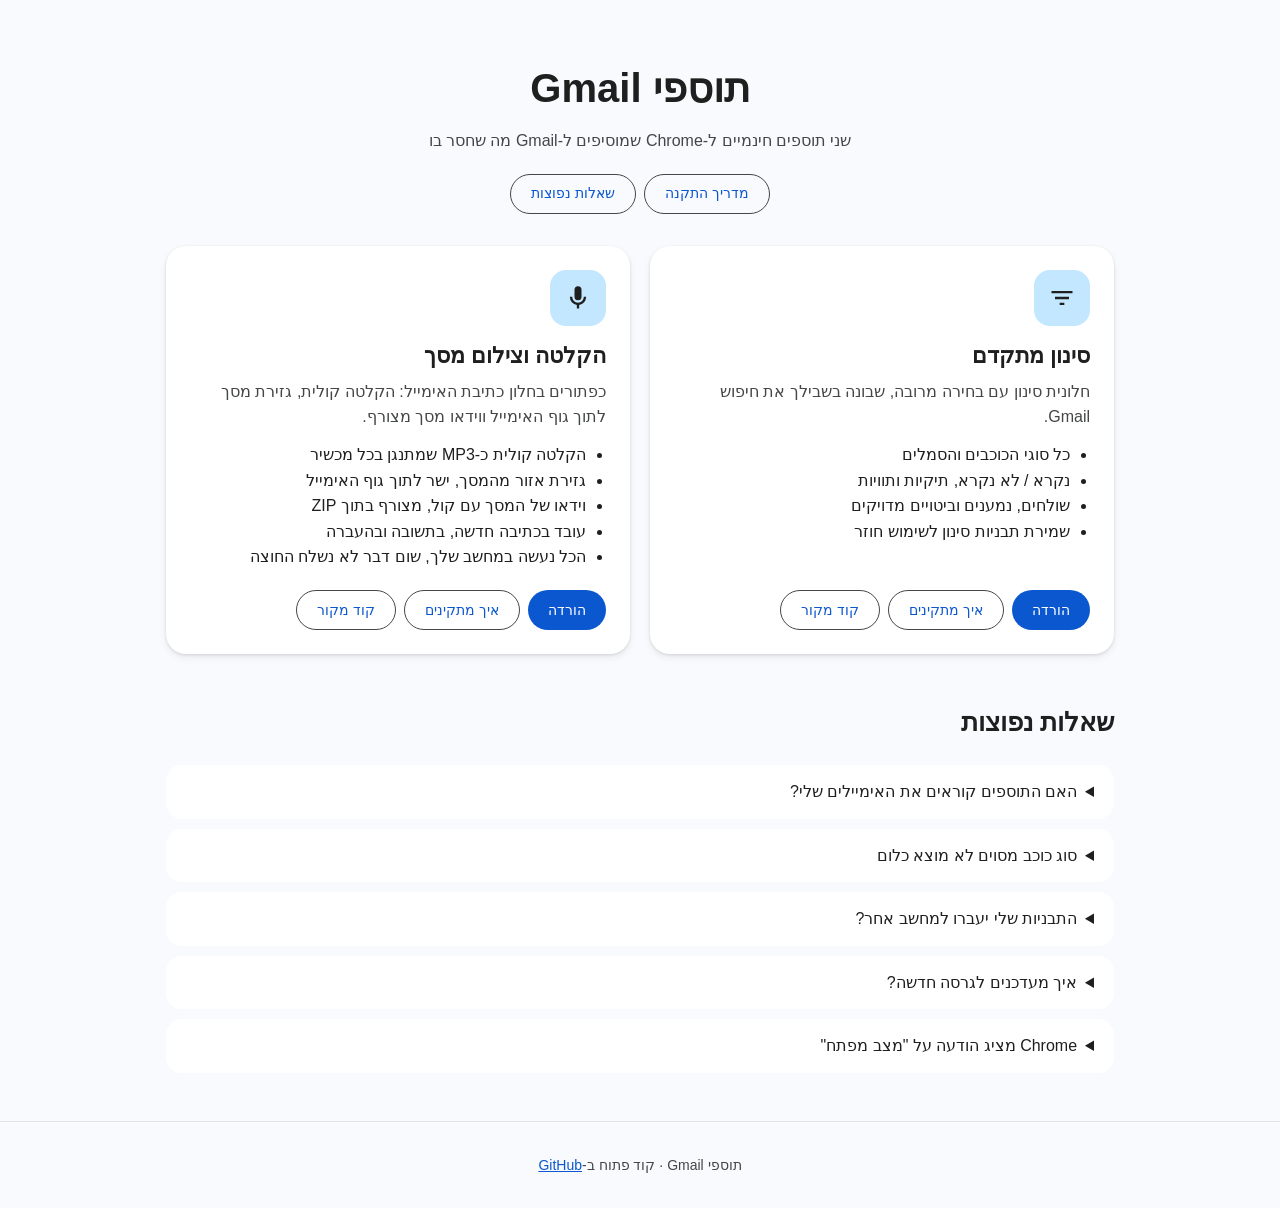
<file: index.html>
<!doctype html>
<html lang="he" dir="rtl">
<head>
<meta charset="utf-8"><meta name="viewport" content="width=device-width,initial-scale=1">
<title>תוספי Gmail</title>
<meta name="description" content="שני תוספי Chrome ל-Gmail: סינון מתקדם והקלטה קולית מצורפת.">
<link rel="stylesheet" href="style.css">
</head>
<body>
<div class="wrap">
<header>
  <h1>תוספי Gmail</h1>
  <p>שני תוספים חינמיים ל-Chrome שמוסיפים ל-Gmail מה שחסר בו</p>
  <nav><a class="btn outline" href="install.html">מדריך התקנה</a><a class="btn outline" href="#faq">שאלות נפוצות</a></nav>
</header>

<div class="grid">
  <article class="card">
    <div class="icon"><svg viewBox="0 0 24 24"><path d="M10 18h4v-2h-4v2zM3 6v2h18V6H3zm3 7h12v-2H6v2z"/></svg></div>
    <h2>סינון מתקדם</h2>
    <p>חלונית סינון עם בחירה מרובה, שבונה בשבילך את חיפוש Gmail.</p>
    <ul>
      <li>כל סוגי הכוכבים והסמלים</li>
      <li>נקרא / לא נקרא, תיקיות ותוויות</li>
      <li>שולחים, נמענים וביטויים מדויקים</li>
      <li>שמירת תבניות סינון לשימוש חוזר</li>
    </ul>
    <div class="actions">
      <a class="btn primary" href="https://github.com/avramstr/gmail-advanced-filter/releases/latest/download/gmail-advanced-filter.zip">הורדה</a>
      <a class="btn outline" href="install.html">איך מתקינים</a>
      <a class="btn outline" href="https://github.com/avramstr/gmail-advanced-filter">קוד מקור</a>
    </div>
  </article>

  <article class="card">
    <div class="icon"><svg viewBox="0 0 24 24"><path d="M12 14a3 3 0 0 0 3-3V5a3 3 0 0 0-6 0v6a3 3 0 0 0 3 3zm5-3a5 5 0 0 1-10 0H5a7 7 0 0 0 6 6.92V21h2v-3.08A7 7 0 0 0 19 11h-2z"/></svg></div>
    <h2>הקלטה וצילום מסך</h2>
    <p>כפתורים בחלון כתיבת האימייל: הקלטה קולית, גזירת מסך לתוך גוף האימייל ווידאו מסך מצורף.</p>
    <ul>
      <li>הקלטה קולית כ-MP3 שמתנגן בכל מכשיר</li>
      <li>גזירת אזור מהמסך, ישר לתוך גוף האימייל</li>
      <li>וידאו של המסך עם קול, מצורף בתוך ZIP</li>
      <li>עובד בכתיבה חדשה, בתשובה ובהעברה</li>
      <li>הכל נעשה במחשב שלך, שום דבר לא נשלח החוצה</li>
    </ul>
    <div class="actions">
      <a class="btn primary" href="https://github.com/avramstr/gmail-voice-attach/releases/latest/download/gmail-voice-attach.zip">הורדה</a>
      <a class="btn outline" href="install.html">איך מתקינים</a>
      <a class="btn outline" href="https://github.com/avramstr/gmail-voice-attach">קוד מקור</a>
    </div>
  </article>
</div>

<section id="faq">
  <h2>שאלות נפוצות</h2>
  <details><summary>האם התוספים קוראים את האימיילים שלי?</summary><p>לא. הם לא שולחים שום מידע לשום שרת. תוסף הסינון רק מריץ חיפוש של Gmail, ותוסף ההקלטה ממיר את ההקלטה בתוך הדפדפן.</p></details>
  <details><summary>סוג כוכב מסוים לא מוצא כלום</summary><p>צריך להפעיל את סוגי הכוכבים ב-Gmail: הגדרות ← כללי ← כוכבים.</p></details>
  <details><summary>התבניות שלי יעברו למחשב אחר?</summary><p>כן, אם Chrome מחובר באותו חשבון Google עם סנכרון פעיל.</p></details>
  <details><summary>איך מעדכנים לגרסה חדשה?</summary><p>מורידים שוב, מחלצים לאותה תיקייה, ולוחצים ⟳ ליד התוסף ב-<code>chrome://extensions</code>.</p></details>
  <details><summary>Chrome מציג הודעה על "מצב מפתח"</summary><p>זה רגיל לתוספים שמותקנים מקובץ ולא מחנות Chrome. אפשר לסגור את ההודעה.</p></details>
</section>
</div>
<footer>תוספי Gmail · קוד פתוח ב-<a href="https://github.com/avramstr">GitHub</a></footer>
</body>
</html>
</file>
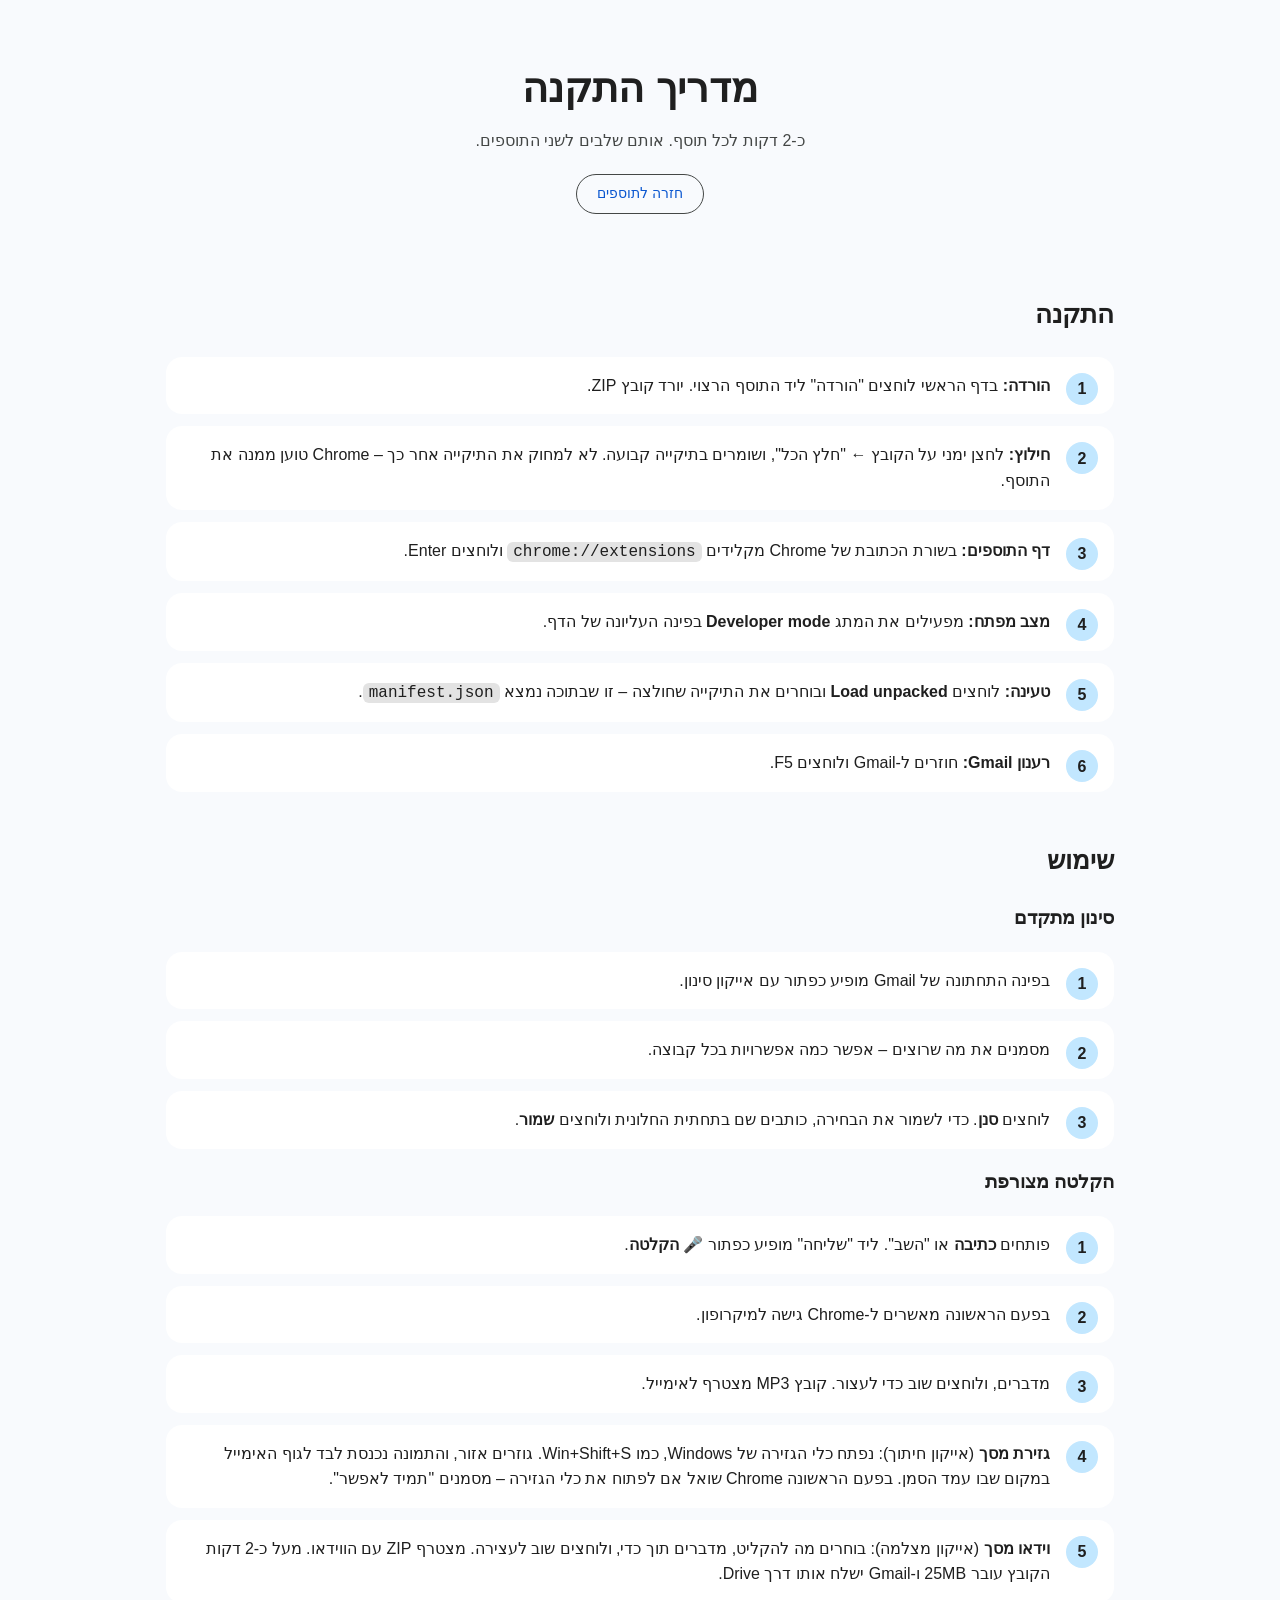
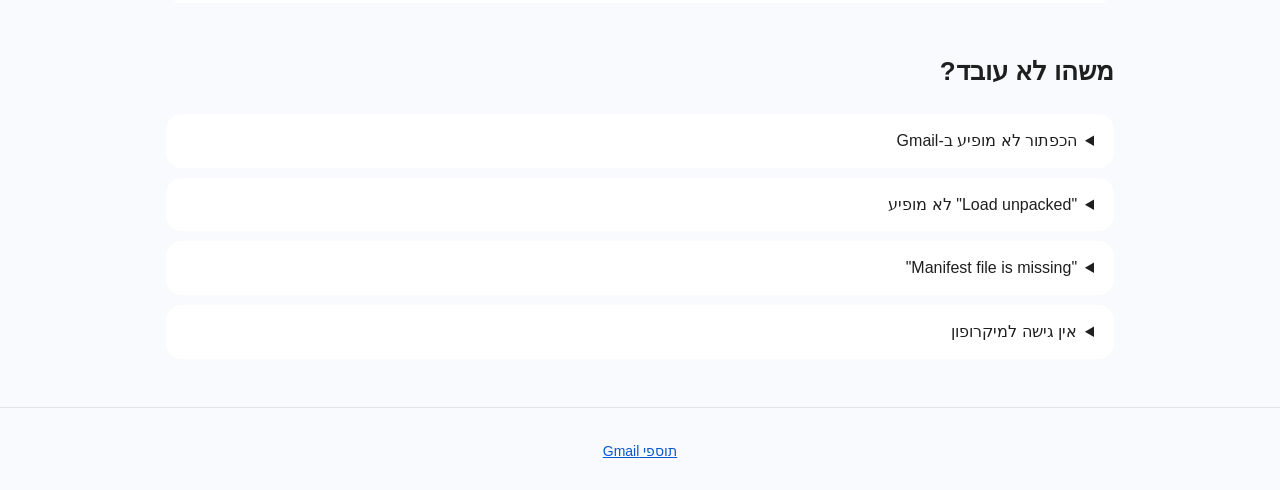
<file: install.html>
<!doctype html>
<html lang="he" dir="rtl">
<head>
<meta charset="utf-8"><meta name="viewport" content="width=device-width,initial-scale=1">
<title>מדריך התקנה</title>
<link rel="stylesheet" href="style.css">
</head>
<body>
<div class="wrap">
<header>
  <h1>מדריך התקנה</h1>
  <p>כ-2 דקות לכל תוסף. אותם שלבים לשני התוספים.</p>
  <nav><a class="btn outline" href="index.html">חזרה לתוספים</a></nav>
</header>

<section>
  <h2>התקנה</h2>
  <ol class="steps">
    <li><strong>הורדה:</strong> בדף הראשי לוחצים "הורדה" ליד התוסף הרצוי. יורד קובץ ZIP.</li>
    <li><strong>חילוץ:</strong> לחצן ימני על הקובץ ← "חלץ הכל", ושומרים בתיקייה קבועה. לא למחוק את התיקייה אחר כך – Chrome טוען ממנה את התוסף.</li>
    <li><strong>דף התוספים:</strong> בשורת הכתובת של Chrome מקלידים <code>chrome://extensions</code> ולוחצים Enter.</li>
    <li><strong>מצב מפתח:</strong> מפעילים את המתג <strong>Developer mode</strong> בפינה העליונה של הדף.</li>
    <li><strong>טעינה:</strong> לוחצים <strong>Load unpacked</strong> ובוחרים את התיקייה שחולצה – זו שבתוכה נמצא <code>manifest.json</code>.</li>
    <li><strong>רענון Gmail:</strong> חוזרים ל-Gmail ולוחצים F5.</li>
  </ol>
</section>

<section>
  <h2>שימוש</h2>
  <h3>סינון מתקדם</h3>
  <ol class="steps">
    <li>בפינה התחתונה של Gmail מופיע כפתור עם אייקון סינון.</li>
    <li>מסמנים את מה שרוצים – אפשר כמה אפשרויות בכל קבוצה.</li>
    <li>לוחצים <strong>סנן</strong>. כדי לשמור את הבחירה, כותבים שם בתחתית החלונית ולוחצים <strong>שמור</strong>.</li>
  </ol>
  <h3>הקלטה מצורפת</h3>
  <ol class="steps">
    <li>פותחים <strong>כתיבה</strong> או "השב". ליד "שליחה" מופיע כפתור <strong>🎤 הקלטה</strong>.</li>
    <li>בפעם הראשונה מאשרים ל-Chrome גישה למיקרופון.</li>
    <li>מדברים, ולוחצים שוב כדי לעצור. קובץ MP3 מצטרף לאימייל.</li>
    <li><strong>גזירת מסך</strong> (אייקון חיתוך): נפתח כלי הגזירה של Windows, כמו Win+Shift+S. גוזרים אזור, והתמונה נכנסת לבד לגוף האימייל במקום שבו עמד הסמן. בפעם הראשונה Chrome שואל אם לפתוח את כלי הגזירה – מסמנים "תמיד לאפשר".</li>
    <li><strong>וידאו מסך</strong> (אייקון מצלמה): בוחרים מה להקליט, מדברים תוך כדי, ולוחצים שוב לעצירה. מצטרף ZIP עם הווידאו. מעל כ-2 דקות הקובץ עובר 25MB ו-Gmail ישלח אותו דרך Drive.</li>
  </ol>
</section>

<section>
  <h2>משהו לא עובד?</h2>
  <details><summary>הכפתור לא מופיע ב-Gmail</summary><p>ב-<code>chrome://extensions</code> לוחצים ⟳ בכרטיס התוסף ומרעננים את Gmail. אם יש בכרטיס כפתור אדום "שגיאות", לוחצים עליו כדי לראות מה קרה.</p></details>
  <details><summary>"Load unpacked" לא מופיע</summary><p>צריך להפעיל קודם את המתג Developer mode.</p></details>
  <details><summary>"Manifest file is missing"</summary><p>נבחרה תיקייה שגויה. בוחרים את התיקייה שבתוכה נמצא הקובץ <code>manifest.json</code>.</p></details>
  <details><summary>אין גישה למיקרופון</summary><p>לוחצים על סמל המנעול ליד הכתובת של Gmail ← מיקרופון ← אפשר. בודקים גם שהמיקרופון מחובר ומוגדר ב-Windows.</p></details>
</section>
</div>
<footer><a href="index.html">תוספי Gmail</a></footer>
</body>
</html>
</file>
<file: style.css>
:root{--primary:#0b57d0;--on-primary:#fff;--bg:#f8fafd;--card:#fff;--text:#1f1f1f;--muted:#444746;--line:#e3e3e3;--chip:#c2e7ff}
@media (prefers-color-scheme:dark){:root{--primary:#a8c7fa;--on-primary:#062e6f;--bg:#1b1b1b;--card:#262626;--text:#e3e3e3;--muted:#c4c7c5;--line:#3c3c3c;--chip:#004a77}}
*{box-sizing:border-box}
body{margin:0;background:var(--bg);color:var(--text);font:16px/1.6 "Google Sans","Rubik",Arial,sans-serif}
.wrap{max-width:980px;margin:0 auto;padding:0 16px}
header{padding:56px 0 32px;text-align:center}
header h1{font-size:clamp(28px,5vw,40px);margin:0 0 8px}
header p{color:var(--muted);margin:0}
nav{display:flex;gap:8px;justify-content:center;margin-top:20px;flex-wrap:wrap}
.grid{display:grid;grid-template-columns:repeat(auto-fit,minmax(280px,1fr));gap:20px}
.card{background:var(--card);border-radius:20px;padding:24px;box-shadow:0 1px 3px rgba(0,0,0,.12),0 4px 8px rgba(0,0,0,.06);display:flex;flex-direction:column}
.icon{width:56px;height:56px;border-radius:16px;background:var(--chip);display:grid;place-items:center;margin-bottom:12px}
.icon svg{width:28px;height:28px;fill:currentColor}
.card h2{margin:0 0 6px;font-size:22px}
.card p{color:var(--muted);margin:0 0 12px}
.card ul{margin:0 0 20px;padding-inline-start:20px}
.actions{margin-top:auto;display:flex;gap:8px;flex-wrap:wrap}
.btn{display:inline-flex;align-items:center;height:40px;padding:0 20px;border-radius:20px;text-decoration:none;font-weight:500;font-size:14px}
.btn.primary{background:var(--primary);color:var(--on-primary)}
.btn.outline{border:1px solid var(--muted);color:var(--primary)}
section{margin:48px 0}
section h2{font-size:26px}
ol.steps{counter-reset:s;list-style:none;padding:0}
ol.steps li{counter-increment:s;background:var(--card);border-radius:16px;padding:16px 20px;margin-bottom:12px;position:relative;padding-inline-start:64px}
ol.steps li::before{content:counter(s);position:absolute;inset-inline-start:16px;top:16px;width:32px;height:32px;border-radius:50%;background:var(--chip);display:grid;place-items:center;font-weight:700}
code{background:var(--line);padding:1px 6px;border-radius:6px;direction:ltr;unicode-bidi:isolate}
details{background:var(--card);border-radius:16px;padding:14px 20px;margin-bottom:10px}
summary{cursor:pointer;font-weight:500}
footer{color:var(--muted);text-align:center;padding:32px 0;font-size:14px;border-top:1px solid var(--line)}
a{color:var(--primary)}
</file>
